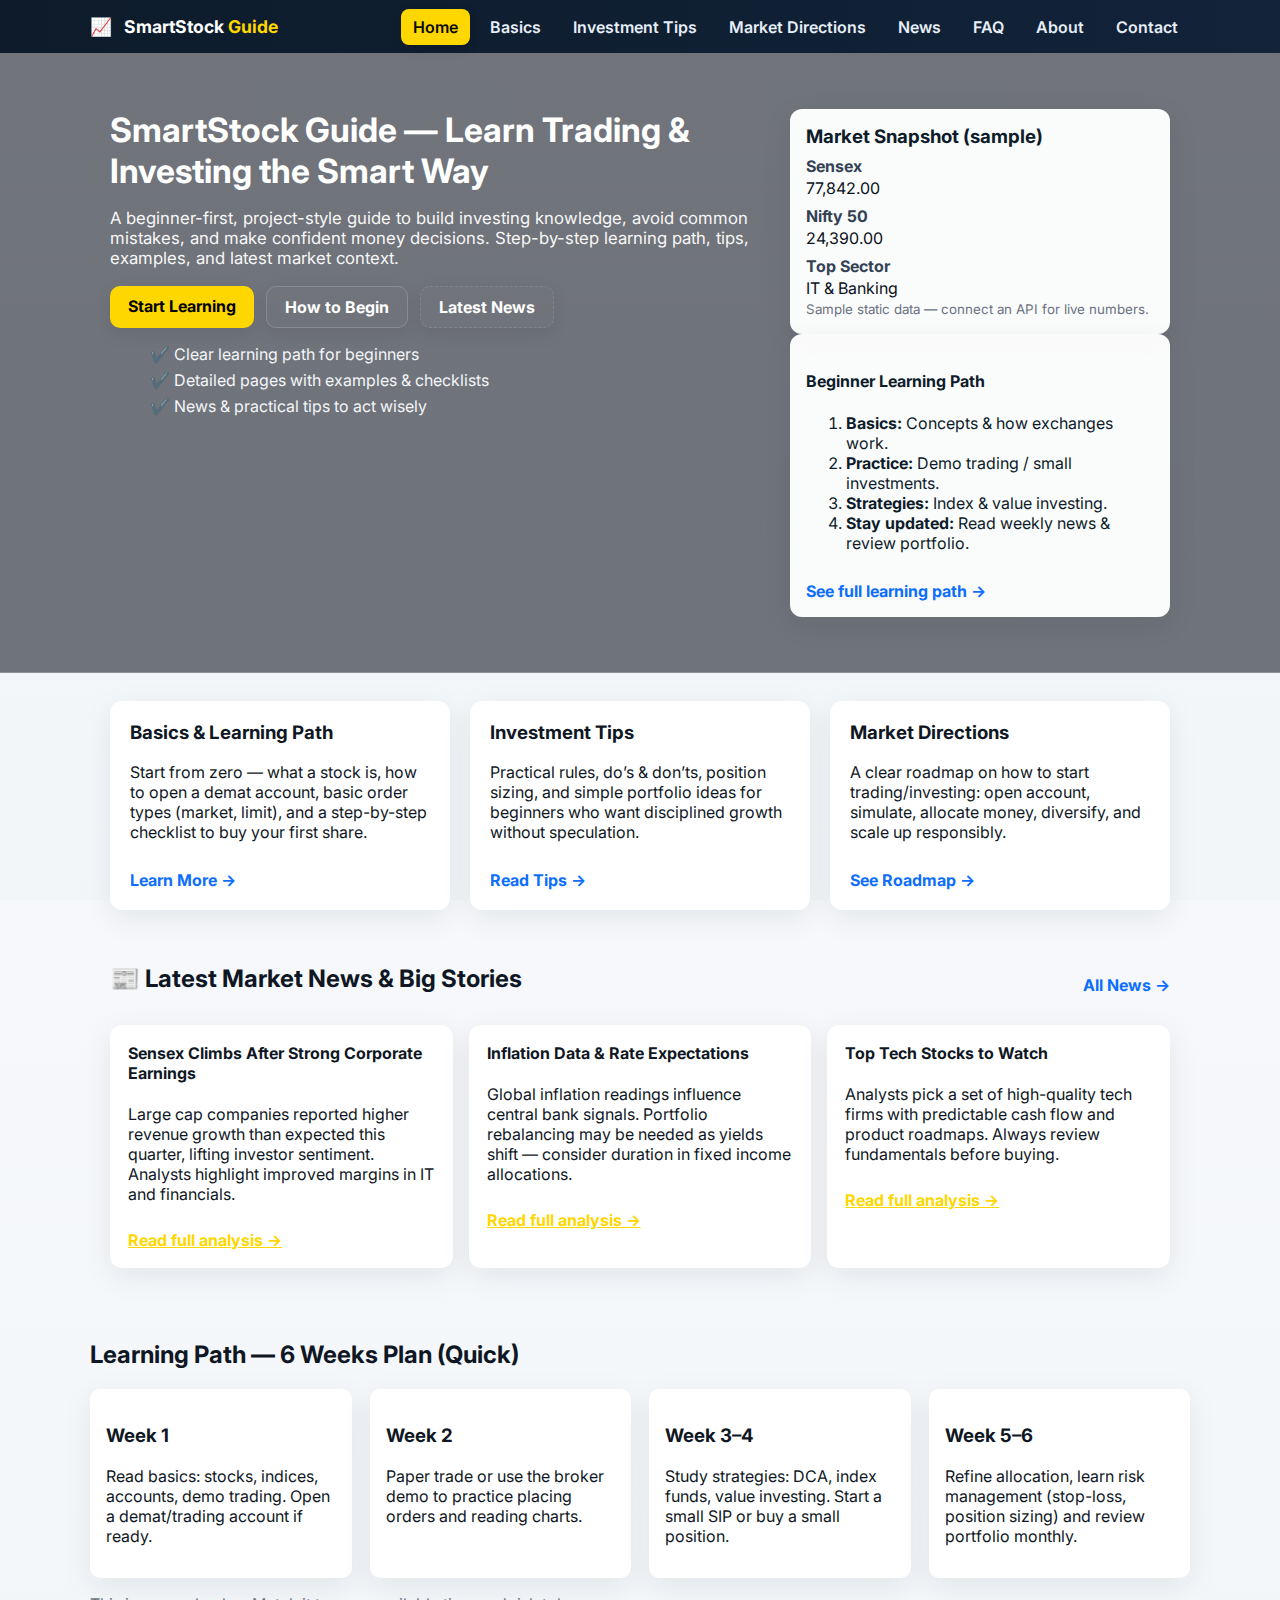
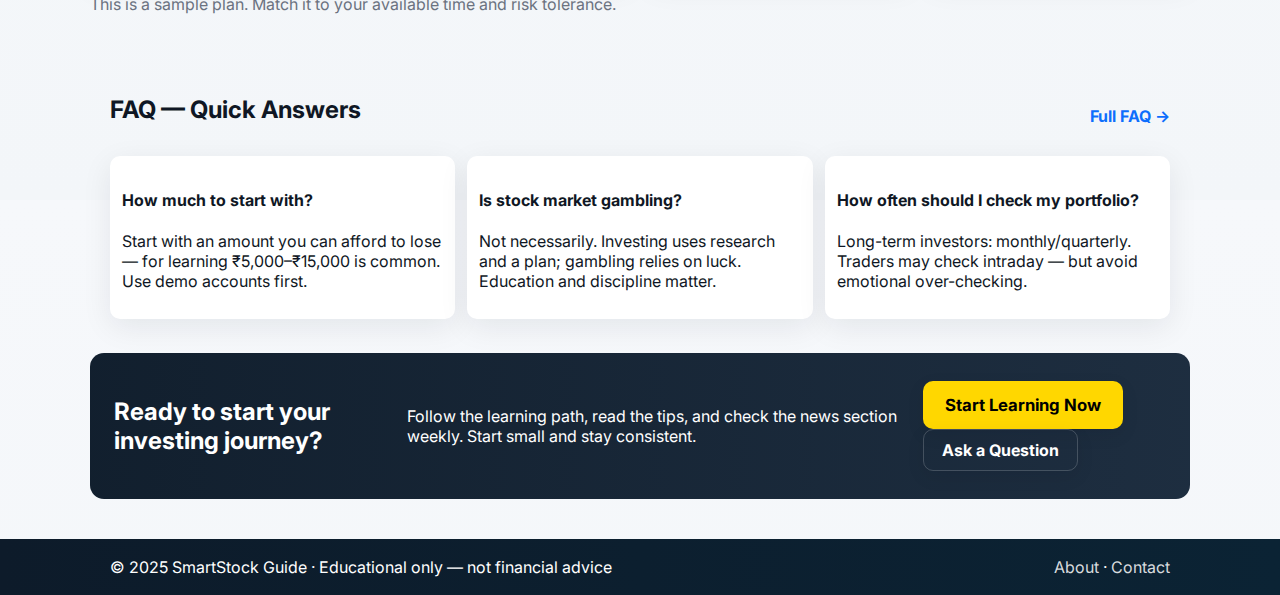
<file: index.html>
<!DOCTYPE html>
<html lang="en">
<head>
  <meta charset="utf-8" />
  <meta name="viewport" content="width=device-width,initial-scale=1" />
  <title>SmartStock Guide — Home</title>
  <link href="https://fonts.googleapis.com/css2?family=Inter:wght@300;400;600;700&display=swap" rel="stylesheet">
  <link rel="stylesheet" href="styles.css" />
</head>
<body>
  <header class="site-header">
    <div class="container header-inner">
      <a class="brand" href="index.html">📈 <span>SmartStock</span> Guide</a>
      <nav>
        <ul class="nav">
          <li><a href="index.html" class="active">Home</a></li>
          <li><a href="basics.html">Basics</a></li>
          <li><a href="tips.html">Investment Tips</a></li>
          <li><a href="directions.html">Market Directions</a></li>
          <li><a href="news.html">News</a></li>
          <li><a href="faq.html">FAQ</a></li>
          <li><a href="about.html">About</a></li>
          <li><a href="contact.html">Contact</a></li>
        </ul>
      </nav>
    </div>
  </header>

  <main>
    <!-- Hero -->
    <section class="hero">
      <div class="container hero-grid">
        <div class="hero-left">
          <h1>SmartStock Guide — Learn Trading & Investing the Smart Way</h1>
          <p class="lead">A beginner-first, project-style guide to build investing knowledge, avoid common mistakes, and make confident money decisions. Step-by-step learning path, tips, examples, and latest market context.</p>

          <div class="hero-ctas">
            <a class="btn primary" href="basics.html">Start Learning</a>
            <a class="btn outline" href="directions.html">How to Begin</a>
            <a class="btn ghost" href="news.html">Latest News</a>
          </div>

          <ul class="quick-features">
            <li>✔️ Clear learning path for beginners</li>
            <li>✔️ Detailed pages with examples & checklists</li>
            <li>✔️ News & practical tips to act wisely</li>
          </ul>
        </div>

        <aside class="hero-right">
          <div class="card stats">
            <h3>Market Snapshot (sample)</h3>
            <div class="stats-grid">
              <div><span class="label">Sensex</span><span class="value">77,842.00</span></div>
              <div><span class="label">Nifty 50</span><span class="value">24,390.00</span></div>
              <div><span class="label">Top Sector</span><span class="value">IT & Banking</span></div>
            </div>
            <small class="muted">Sample static data — connect an API for live numbers.</small>
          </div>

          <div class="card learning">
            <h4>Beginner Learning Path</h4>
            <ol>
              <li><strong>Basics:</strong> Concepts & how exchanges work.</li>
              <li><strong>Practice:</strong> Demo trading / small investments.</li>
              <li><strong>Strategies:</strong> Index & value investing.</li>
              <li><strong>Stay updated:</strong> Read weekly news & review portfolio.</li>
            </ol>
            <a class="link" href="basics.html">See full learning path →</a>
          </div>
        </aside>
      </div>
    </section>

    <!-- Highlights / Quick Links -->
    <section class="container highlights">
      <article class="highlight">
        <h3>Basics & Learning Path</h3>
        <p>Start from zero — what a stock is, how to open a demat account, basic order types (market, limit), and a step-by-step checklist to buy your first share.</p>
        <a class="link" href="basics.html">Learn More →</a>
      </article>

      <article class="highlight">
        <h3>Investment Tips</h3>
        <p>Practical rules, do’s & don’ts, position sizing, and simple portfolio ideas for beginners who want disciplined growth without speculation.</p>
        <a class="link" href="tips.html">Read Tips →</a>
      </article>

      <article class="highlight">
        <h3>Market Directions</h3>
        <p>A clear roadmap on how to start trading/investing: open account, simulate, allocate money, diversify, and scale up responsibly.</p>
        <a class="link" href="directions.html">See Roadmap →</a>
      </article>
    </section>

    <!-- News preview -->
    <section class="container news-preview">
      <div class="section-header">
        <h2>📰 Latest Market News & Big Stories</h2>
        <a class="link" href="news.html">All News →</a>
      </div>

      <div class="news-grid">
        <article class="news-card">
          <h4>Sensex Climbs After Strong Corporate Earnings</h4>
          <p>Large cap companies reported higher revenue growth than expected this quarter, lifting investor sentiment. Analysts highlight improved margins in IT and financials.</p>
          <a class="read-more" href="news.html">Read full analysis →</a>
        </article>

        <article class="news-card">
          <h4>Inflation Data & Rate Expectations</h4>
          <p>Global inflation readings influence central bank signals. Portfolio rebalancing may be needed as yields shift — consider duration in fixed income allocations.</p>
          <a class="read-more" href="news.html">Read full analysis →</a>
        </article>

        <article class="news-card">
          <h4>Top Tech Stocks to Watch</h4>
          <p>Analysts pick a set of high-quality tech firms with predictable cash flow and product roadmaps. Always review fundamentals before buying.</p>
          <a class="read-more" href="news.html">Read full analysis →</a>
        </article>
      </div>
    </section>

    <!-- Learning path quick -->
    <section class="container learning-steps">
      <h2>Learning Path — 6 Weeks Plan (Quick)</h2>
      <div class="steps-grid">
        <div class="step">
          <h3>Week 1</h3>
          <p>Read basics: stocks, indices, accounts, demo trading. Open a demat/trading account if ready.</p>
        </div>
        <div class="step">
          <h3>Week 2</h3>
          <p>Paper trade or use the broker demo to practice placing orders and reading charts.</p>
        </div>
        <div class="step">
          <h3>Week 3–4</h3>
          <p>Study strategies: DCA, index funds, value investing. Start a small SIP or buy a small position.</p>
        </div>
        <div class="step">
          <h3>Week 5–6</h3>
          <p>Refine allocation, learn risk management (stop-loss, position sizing) and review portfolio monthly.</p>
        </div>
      </div>
      <p class="muted">This is a sample plan. Match it to your available time and risk tolerance.</p>
    </section>

    <!-- FAQ preview -->
    <section class="container faq-preview">
      <div class="section-header">
        <h2>FAQ — Quick Answers</h2>
        <a class="link" href="faq.html">Full FAQ →</a>
      </div>
      <div class="faq-grid">
        <div class="faq-item">
          <h4>How much to start with?</h4>
          <p>Start with an amount you can afford to lose — for learning ₹5,000–₹15,000 is common. Use demo accounts first.</p>
        </div>
        <div class="faq-item">
          <h4>Is stock market gambling?</h4>
          <p>Not necessarily. Investing uses research and a plan; gambling relies on luck. Education and discipline matter.</p>
        </div>
        <div class="faq-item">
          <h4>How often should I check my portfolio?</h4>
          <p>Long-term investors: monthly/quarterly. Traders may check intraday — but avoid emotional over-checking.</p>
        </div>
      </div>
    </section>

    <!-- Call to action -->
    <section class="container cta-large">
      <div class="cta-inner">
        <h2>Ready to start your investing journey?</h2>
        <p>Follow the learning path, read the tips, and check the news section weekly. Start small and stay consistent.</p>
        <div class="cta-actions">
          <a class="btn primary large" href="basics.html">Start Learning Now</a>
          <a class="btn outline large" href="contact.html">Ask a Question</a>
        </div>
      </div>
    </section>
  </main>

  <footer>
    <div class="container footer-inner">
      <div>© 2025 SmartStock Guide · Educational only — not financial advice</div>
      <div class="small-links">
        <a href="about.html">About</a> · <a href="contact.html">Contact</a>
      </div>
    </div>
  </footer>
</body>
</html>
</file>
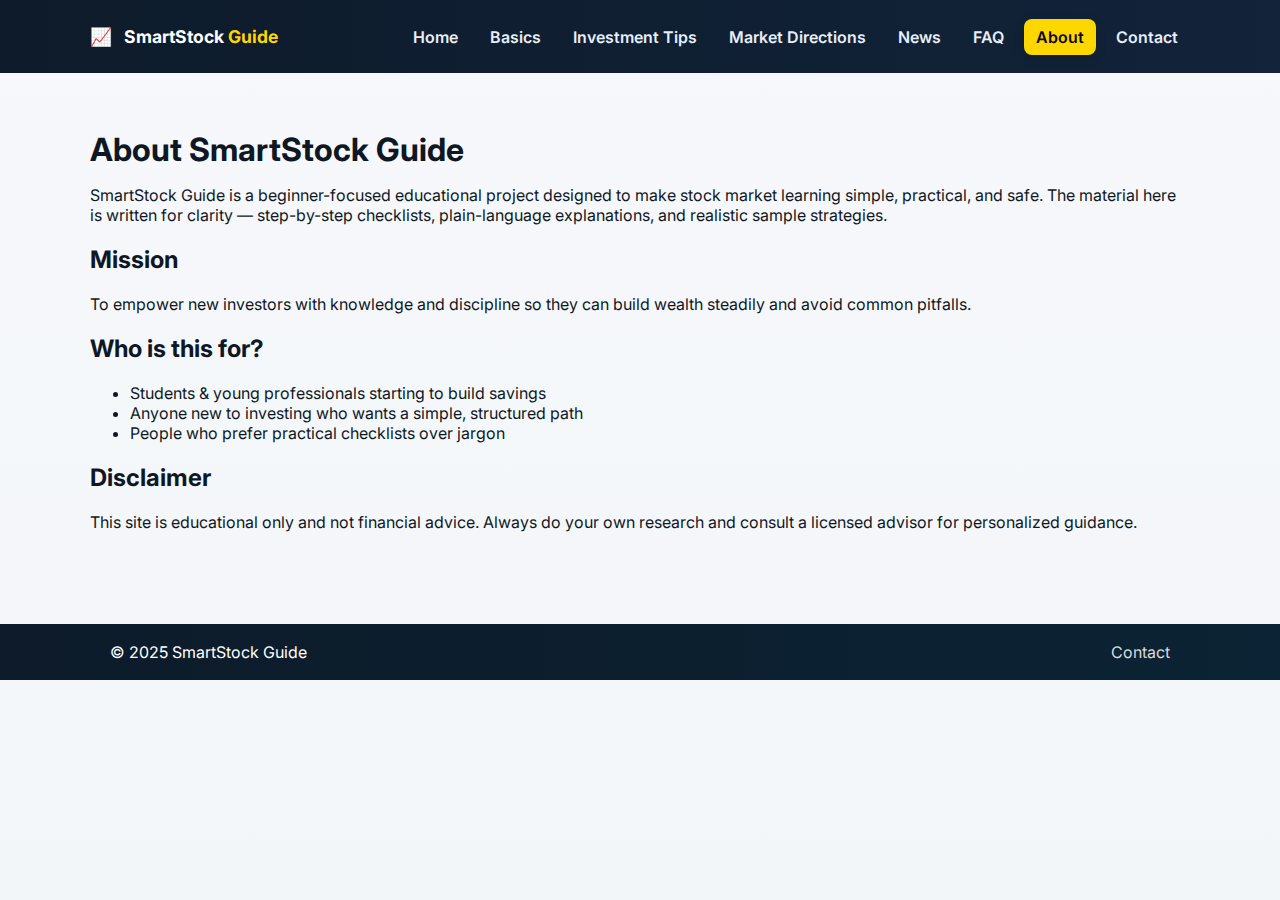
<file: about.html>
<!DOCTYPE html>
<html lang="en">
<head>
  <meta charset="utf-8" />
  <meta name="viewport" content="width=device-width,initial-scale=1" />
  <title>SmartStock Guide — About</title>
  <link href="https://fonts.googleapis.com/css2?family=Inter:wght@300;400;600;700&display=swap" rel="stylesheet">
  <link rel="stylesheet" href="styles.css" />
</head>
<body>
  <header class="site-header small">
    <div class="container header-inner">
      <a class="brand" href="index.html">📈 <span>SmartStock</span> Guide</a>
      <nav>
        <ul class="nav">
          <li><a href="index.html">Home</a></li>
          <li><a href="basics.html">Basics</a></li>
          <li><a href="tips.html">Investment Tips</a></li>
          <li><a href="directions.html">Market Directions</a></li>
          <li><a href="news.html">News</a></li>
          <li><a href="faq.html">FAQ</a></li>
          <li><a href="about.html" class="active">About</a></li>
          <li><a href="contact.html">Contact</a></li>
        </ul>
      </nav>
    </div>
  </header>

  <main class="container content">
    <h1>About SmartStock Guide</h1>
    <p>SmartStock Guide is a beginner-focused educational project designed to make stock market learning simple, practical, and safe. The material here is written for clarity — step-by-step checklists, plain-language explanations, and realistic sample strategies.</p>

    <h2>Mission</h2>
    <p>To empower new investors with knowledge and discipline so they can build wealth steadily and avoid common pitfalls.</p>

    <h2>Who is this for?</h2>
    <ul>
      <li>Students & young professionals starting to build savings</li>
      <li>Anyone new to investing who wants a simple, structured path</li>
      <li>People who prefer practical checklists over jargon</li>
    </ul>

    <h2>Disclaimer</h2>
    <p>This site is educational only and not financial advice. Always do your own research and consult a licensed advisor for personalized guidance.</p>
  </main>

  <footer>
    <div class="container footer-inner">
      <div>© 2025 SmartStock Guide</div>
      <div class="small-links"><a href="contact.html">Contact</a></div>
    </div>
  </footer>
</body>
</html>
</file>
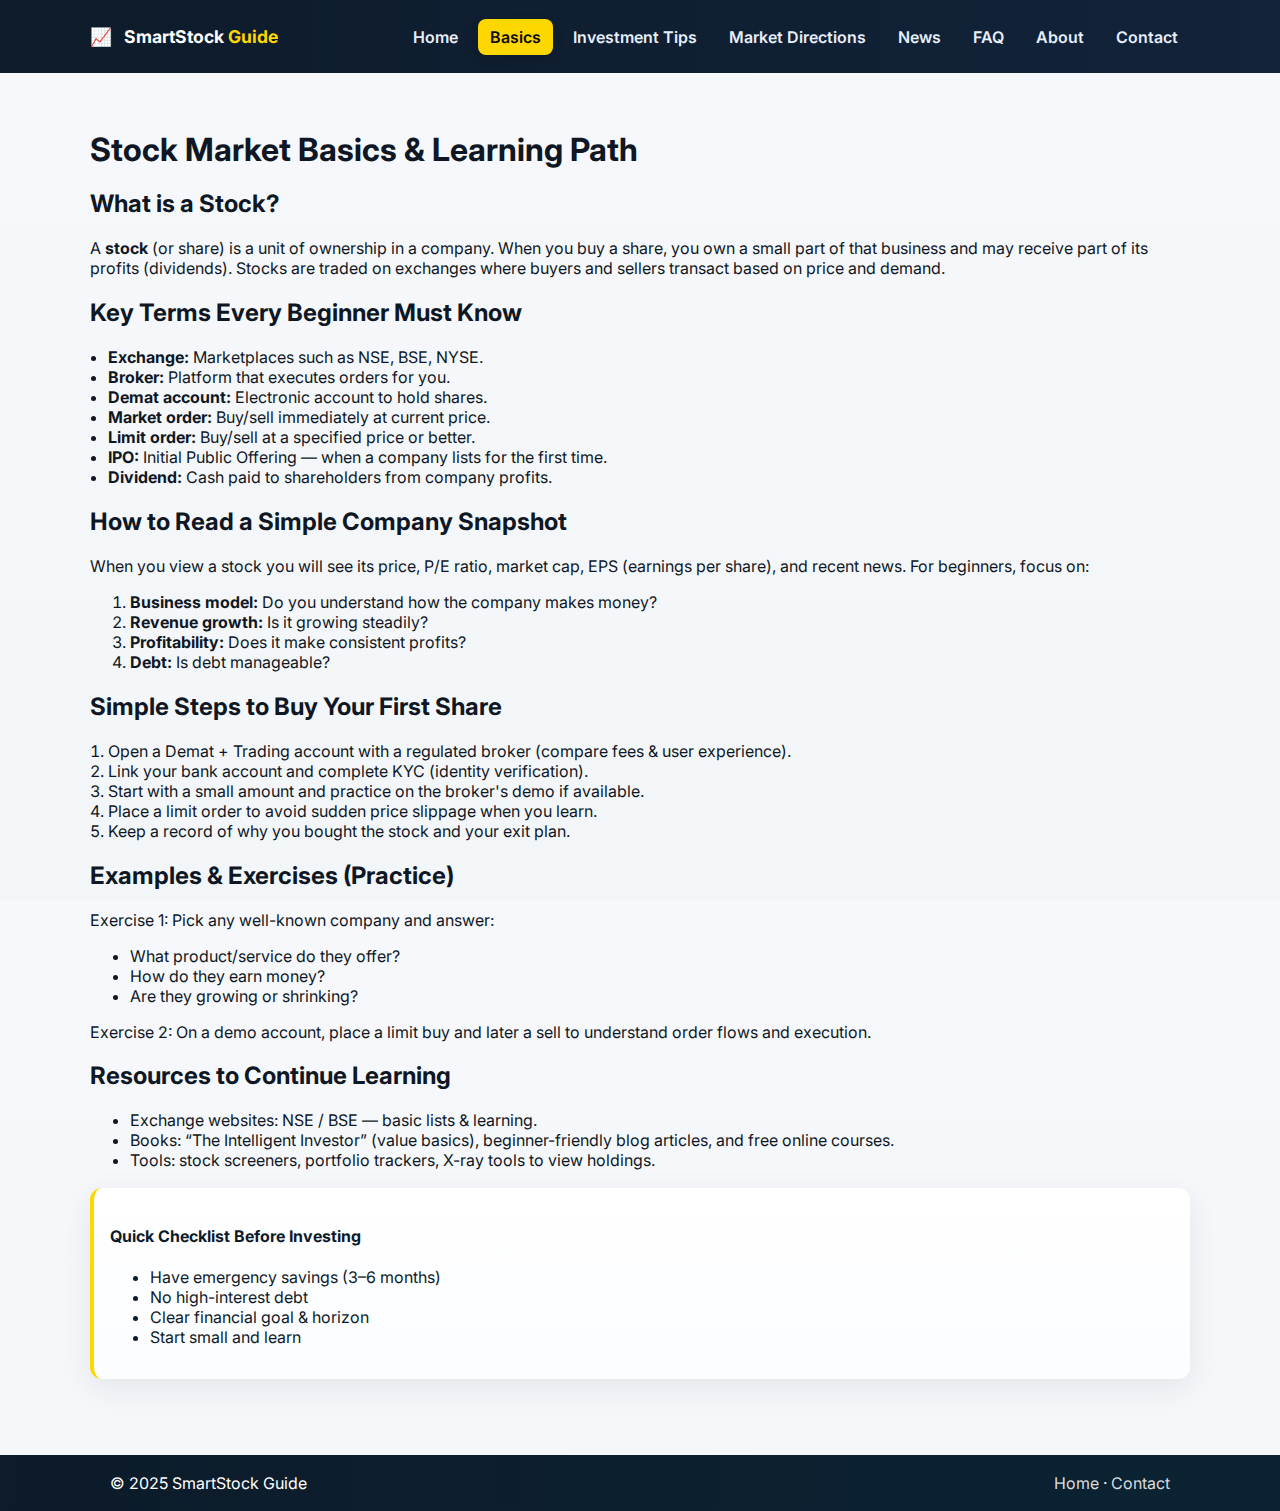
<file: basics.html>
<!DOCTYPE html>
<html lang="en">
<head>
  <meta charset="utf-8" />
  <meta name="viewport" content="width=device-width,initial-scale=1" />
  <title>SmartStock Guide — Basics & Learning Path</title>
  <link href="https://fonts.googleapis.com/css2?family=Inter:wght@300;400;600;700&display=swap" rel="stylesheet">
  <link rel="stylesheet" href="styles.css" />
</head>
<body>
  <header class="site-header small">
    <div class="container header-inner">
      <a class="brand" href="index.html">📈 <span>SmartStock</span> Guide</a>
      <nav>
        <ul class="nav">
          <li><a href="index.html">Home</a></li>
          <li><a href="basics.html" class="active">Basics</a></li>
          <li><a href="tips.html">Investment Tips</a></li>
          <li><a href="directions.html">Market Directions</a></li>
          <li><a href="news.html">News</a></li>
          <li><a href="faq.html">FAQ</a></li>
          <li><a href="about.html">About</a></li>
          <li><a href="contact.html">Contact</a></li>
        </ul>
      </nav>
    </div>
  </header>

  <main class="container content">
    <h1>Stock Market Basics & Learning Path</h1>

    <section>
      <h2>What is a Stock?</h2>
      <p>A <strong>stock</strong> (or share) is a unit of ownership in a company. When you buy a share, you own a small part of that business and may receive part of its profits (dividends). Stocks are traded on exchanges where buyers and sellers transact based on price and demand.</p>
    </section>

    <section>
      <h2>Key Terms Every Beginner Must Know</h2>
      <ul class="big-list">
        <li><strong>Exchange:</strong> Marketplaces such as NSE, BSE, NYSE.</li>
        <li><strong>Broker:</strong> Platform that executes orders for you.</li>
        <li><strong>Demat account:</strong> Electronic account to hold shares.</li>
        <li><strong>Market order:</strong> Buy/sell immediately at current price.</li>
        <li><strong>Limit order:</strong> Buy/sell at a specified price or better.</li>
        <li><strong>IPO:</strong> Initial Public Offering — when a company lists for the first time.</li>
        <li><strong>Dividend:</strong> Cash paid to shareholders from company profits.</li>
      </ul>
    </section>

    <section>
      <h2>How to Read a Simple Company Snapshot</h2>
      <p>When you view a stock you will see its price, P/E ratio, market cap, EPS (earnings per share), and recent news. For beginners, focus on:</p>
      <ol>
        <li><strong>Business model:</strong> Do you understand how the company makes money?</li>
        <li><strong>Revenue growth:</strong> Is it growing steadily?</li>
        <li><strong>Profitability:</strong> Does it make consistent profits?</li>
        <li><strong>Debt:</strong> Is debt manageable?</li>
      </ol>
    </section>

    <section>
      <h2>Simple Steps to Buy Your First Share</h2>
      <ol class="action-list">
        <li>Open a Demat + Trading account with a regulated broker (compare fees & user experience).</li>
        <li>Link your bank account and complete KYC (identity verification).</li>
        <li>Start with a small amount and practice on the broker's demo if available.</li>
        <li>Place a limit order to avoid sudden price slippage when you learn.</li>
        <li>Keep a record of why you bought the stock and your exit plan.</li>
      </ol>
    </section>

    <section>
      <h2>Examples & Exercises (Practice)</h2>
      <p>Exercise 1: Pick any well-known company and answer:</p>
      <ul>
        <li>What product/service do they offer?</li>
        <li>How do they earn money?</li>
        <li>Are they growing or shrinking?</li>
      </ul>
      <p>Exercise 2: On a demo account, place a limit buy and later a sell to understand order flows and execution.</p>
    </section>

    <section>
      <h2>Resources to Continue Learning</h2>
      <ul>
        <li>Exchange websites: NSE / BSE — basic lists & learning.</li>
        <li>Books: “The Intelligent Investor” (value basics), beginner-friendly blog articles, and free online courses.</li>
        <li>Tools: stock screeners, portfolio trackers, X-ray tools to view holdings.</li>
      </ul>
    </section>

    <aside class="note card">
      <h4>Quick Checklist Before Investing</h4>
      <ul>
        <li>Have emergency savings (3–6 months)</li>
        <li>No high-interest debt</li>
        <li>Clear financial goal & horizon</li>
        <li>Start small and learn</li>
      </ul>
    </aside>

  </main>

  <footer>
    <div class="container footer-inner">
      <div>© 2025 SmartStock Guide</div>
      <div class="small-links"><a href="index.html">Home</a> · <a href="contact.html">Contact</a></div>
    </div>
  </footer>
</body>
</html>
</file>
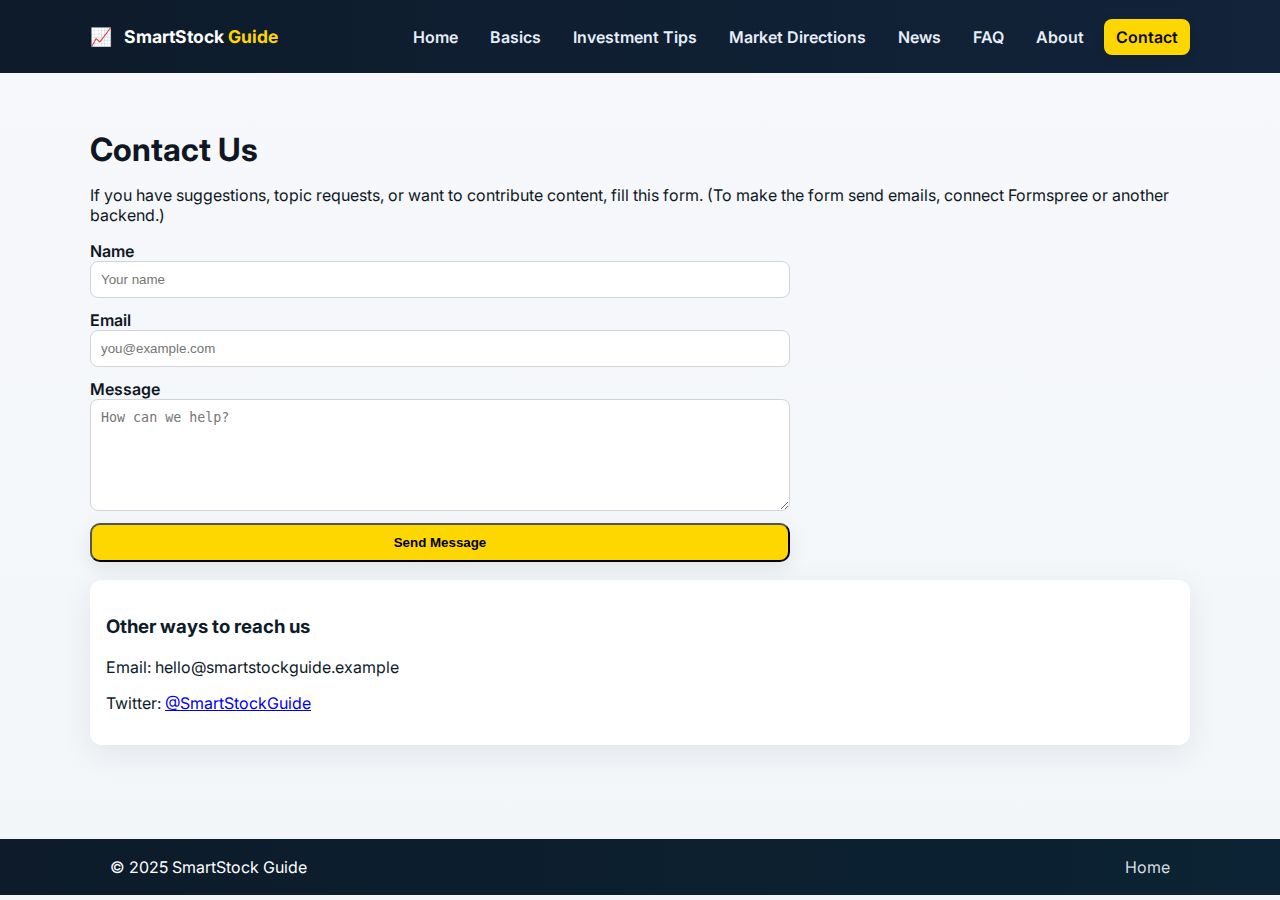
<file: contact.html>
<!DOCTYPE html>
<html lang="en">
<head>
  <meta charset="utf-8" />
  <meta name="viewport" content="width=device-width,initial-scale=1" />
  <title>SmartStock Guide — Contact</title>
  <link href="https://fonts.googleapis.com/css2?family=Inter:wght@300;400;600;700&display=swap" rel="stylesheet">
  <link rel="stylesheet" href="styles.css" />
</head>
<body>
  <header class="site-header small">
    <div class="container header-inner">
      <a class="brand" href="index.html">📈 <span>SmartStock</span> Guide</a>
      <nav>
        <ul class="nav">
          <li><a href="index.html">Home</a></li>
          <li><a href="basics.html">Basics</a></li>
          <li><a href="tips.html">Investment Tips</a></li>
          <li><a href="directions.html">Market Directions</a></li>
          <li><a href="news.html">News</a></li>
          <li><a href="faq.html">FAQ</a></li>
          <li><a href="about.html">About</a></li>
          <li><a href="contact.html" class="active">Contact</a></li>
        </ul>
      </nav>
    </div>
  </header>

  <main class="container content contact-page">
    <h1>Contact Us</h1>
    <p>If you have suggestions, topic requests, or want to contribute content, fill this form. (To make the form send emails, connect Formspree or another backend.)</p>

    <form class="contact-form" action="https://formspree.io/f/your-form-id" method="POST">
      <label>Name
        <input type="text" name="name" placeholder="Your name" required>
      </label>

      <label>Email
        <input type="email" name="email" placeholder="you@example.com" required>
      </label>

      <label>Message
        <textarea name="message" rows="6" placeholder="How can we help?" required></textarea>
      </label>

      <button class="btn primary" type="submit">Send Message</button>
    </form>

    <section class="contact-info card">
      <h3>Other ways to reach us</h3>
      <p>Email: hello@smartstockguide.example</p>
      <p>Twitter: <a href="#">@SmartStockGuide</a></p>
    </section>

  </main>

  <footer>
    <div class="container footer-inner">
      <div>© 2025 SmartStock Guide</div>
      <div class="small-links"><a href="index.html">Home</a></div>
    </div>
  </footer>
</body>
</html>
</file>
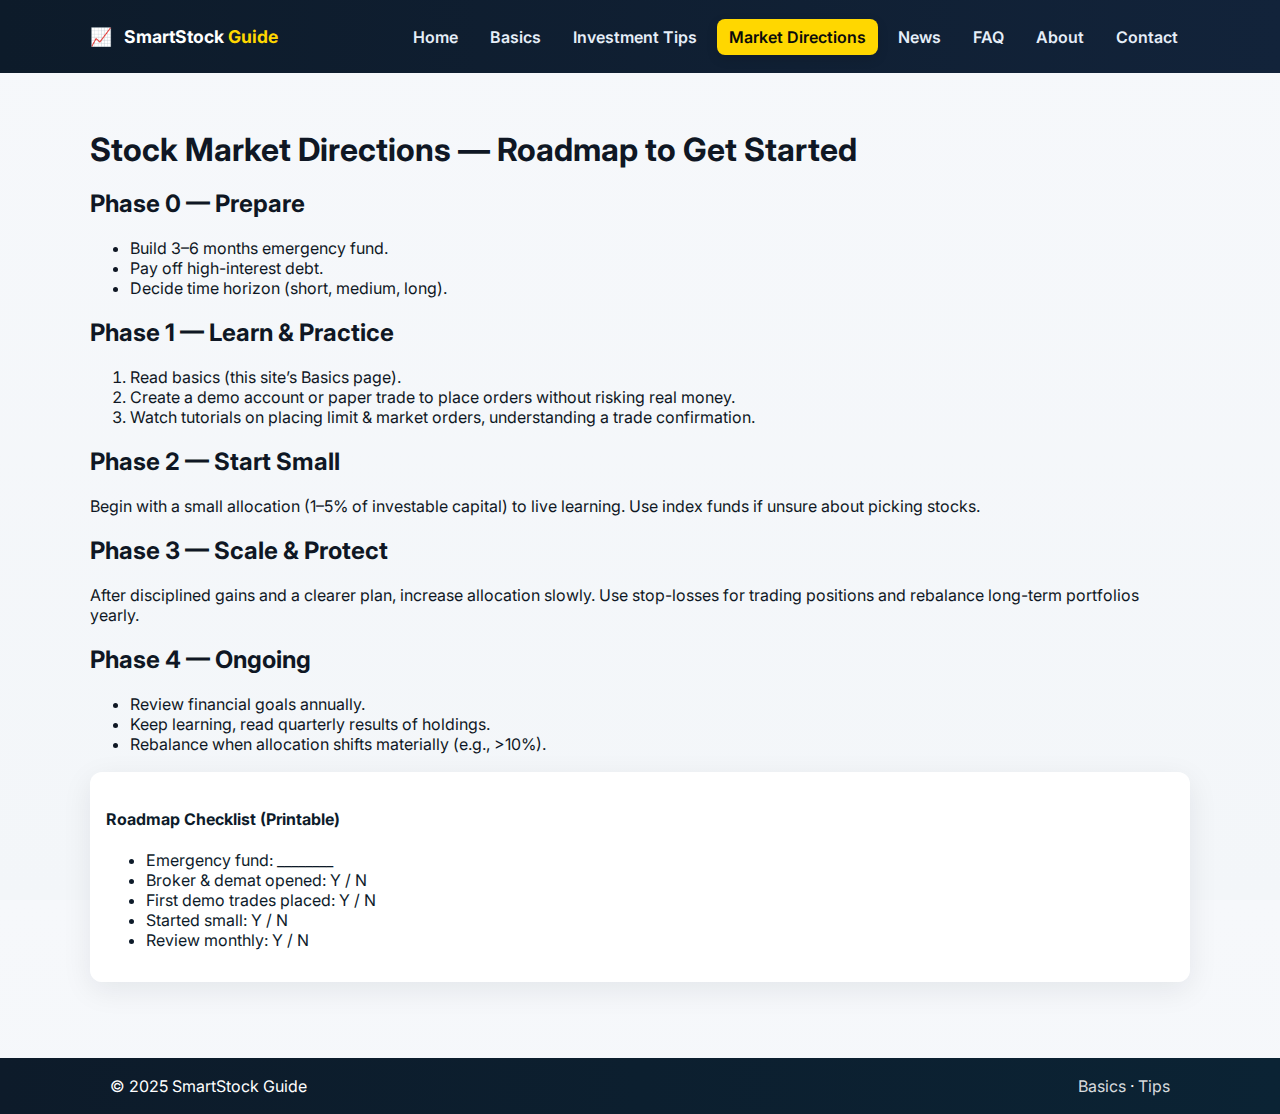
<file: direction.html>
<!DOCTYPE html>
<html lang="en">
<head>
  <meta charset="utf-8" />
  <meta name="viewport" content="width=device-width,initial-scale=1" />
  <title>SmartStock Guide — Market Directions</title>
  <link href="https://fonts.googleapis.com/css2?family=Inter:wght@300;400;600;700&display=swap" rel="stylesheet">
  <link rel="stylesheet" href="styles.css" />
</head>
<body>
  <header class="site-header small">
    <div class="container header-inner">
      <a class="brand" href="index.html">📈 <span>SmartStock</span> Guide</a>
      <nav>
        <ul class="nav">
          <li><a href="index.html">Home</a></li>
          <li><a href="basics.html">Basics</a></li>
          <li><a href="tips.html">Investment Tips</a></li>
          <li><a href="directions.html" class="active">Market Directions</a></li>
          <li><a href="news.html">News</a></li>
          <li><a href="faq.html">FAQ</a></li>
          <li><a href="about.html">About</a></li>
          <li><a href="contact.html">Contact</a></li>
        </ul>
      </nav>
    </div>
  </header>

  <main class="container content">
    <h1>Stock Market Directions — Roadmap to Get Started</h1>

    <section>
      <h2>Phase 0 — Prepare</h2>
      <ul>
        <li>Build 3–6 months emergency fund.</li>
        <li>Pay off high-interest debt.</li>
        <li>Decide time horizon (short, medium, long).</li>
      </ul>
    </section>

    <section>
      <h2>Phase 1 — Learn & Practice</h2>
      <ol>
        <li>Read basics (this site’s Basics page).</li>
        <li>Create a demo account or paper trade to place orders without risking real money.</li>
        <li>Watch tutorials on placing limit & market orders, understanding a trade confirmation.</li>
      </ol>
    </section>

    <section>
      <h2>Phase 2 — Start Small</h2>
      <p>Begin with a small allocation (1–5% of investable capital) to live learning. Use index funds if unsure about picking stocks.</p>
    </section>

    <section>
      <h2>Phase 3 — Scale & Protect</h2>
      <p>After disciplined gains and a clearer plan, increase allocation slowly. Use stop-losses for trading positions and rebalance long-term portfolios yearly.</p>
    </section>

    <section>
      <h2>Phase 4 — Ongoing</h2>
      <ul>
        <li>Review financial goals annually.</li>
        <li>Keep learning, read quarterly results of holdings.</li>
        <li>Rebalance when allocation shifts materially (e.g., >10%).</li>
      </ul>
    </section>

    <aside class="card checklist">
      <h4>Roadmap Checklist (Printable)</h4>
      <ul>
        <li>Emergency fund: ________</li>
        <li>Broker & demat opened: Y / N</li>
        <li>First demo trades placed: Y / N</li>
        <li>Started small: Y / N</li>
        <li>Review monthly: Y / N</li>
      </ul>
    </aside>

  </main>

  <footer>
    <div class="container footer-inner">
      <div>© 2025 SmartStock Guide</div>
      <div class="small-links"><a href="basics.html">Basics</a> · <a href="tips.html">Tips</a></div>
    </div>
  </footer>
</body>
</html>
</file>
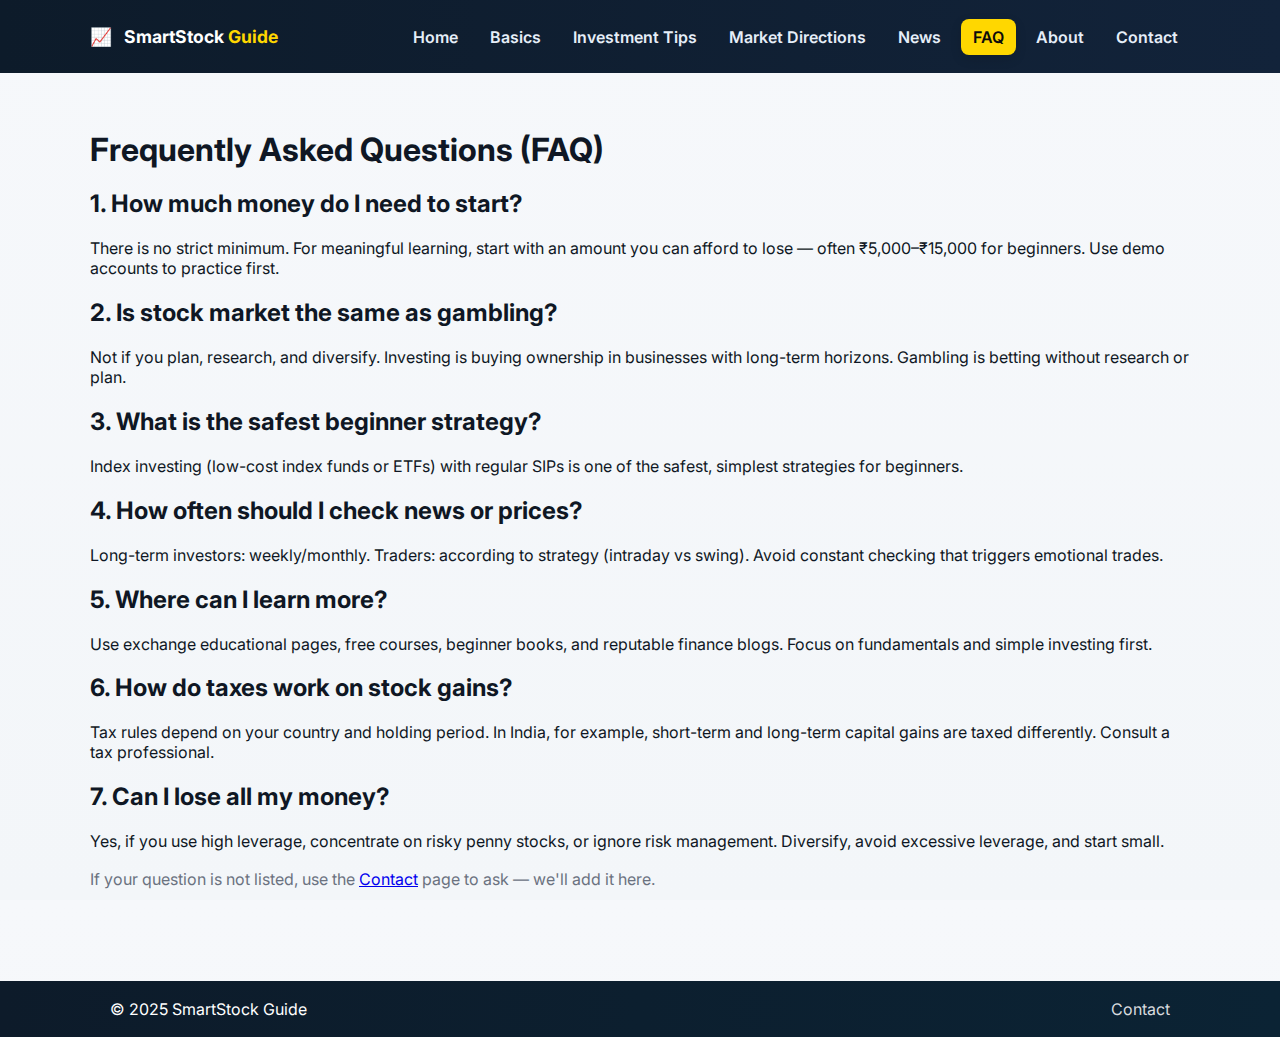
<file: FAQ.html>
<!DOCTYPE html>
<html lang="en">
<head>
  <meta charset="utf-8" />
  <meta name="viewport" content="width=device-width,initial-scale=1" />
  <title>SmartStock Guide — FAQ</title>
  <link href="https://fonts.googleapis.com/css2?family=Inter:wght@300;400;600;700&display=swap" rel="stylesheet">
  <link rel="stylesheet" href="styles.css" />
</head>
<body>
  <header class="site-header small">
    <div class="container header-inner">
      <a class="brand" href="index.html">📈 <span>SmartStock</span> Guide</a>
      <nav>
        <ul class="nav">
          <li><a href="index.html">Home</a></li>
          <li><a href="basics.html">Basics</a></li>
          <li><a href="tips.html">Investment Tips</a></li>
          <li><a href="directions.html">Market Directions</a></li>
          <li><a href="news.html">News</a></li>
          <li><a href="faq.html" class="active">FAQ</a></li>
          <li><a href="about.html">About</a></li>
          <li><a href="contact.html">Contact</a></li>
        </ul>
      </nav>
    </div>
  </header>

  <main class="container content">
    <h1>Frequently Asked Questions (FAQ)</h1>

    <section>
      <h2>1. How much money do I need to start?</h2>
      <p>There is no strict minimum. For meaningful learning, start with an amount you can afford to lose — often ₹5,000–₹15,000 for beginners. Use demo accounts to practice first.</p>
    </section>

    <section>
      <h2>2. Is stock market the same as gambling?</h2>
      <p>Not if you plan, research, and diversify. Investing is buying ownership in businesses with long-term horizons. Gambling is betting without research or plan.</p>
    </section>

    <section>
      <h2>3. What is the safest beginner strategy?</h2>
      <p>Index investing (low-cost index funds or ETFs) with regular SIPs is one of the safest, simplest strategies for beginners.</p>
    </section>

    <section>
      <h2>4. How often should I check news or prices?</h2>
      <p>Long-term investors: weekly/monthly. Traders: according to strategy (intraday vs swing). Avoid constant checking that triggers emotional trades.</p>
    </section>

    <section>
      <h2>5. Where can I learn more?</h2>
      <p>Use exchange educational pages, free courses, beginner books, and reputable finance blogs. Focus on fundamentals and simple investing first.</p>
    </section>

    <section>
      <h2>6. How do taxes work on stock gains?</h2>
      <p>Tax rules depend on your country and holding period. In India, for example, short-term and long-term capital gains are taxed differently. Consult a tax professional.</p>
    </section>

    <section>
      <h2>7. Can I lose all my money?</h2>
      <p>Yes, if you use high leverage, concentrate on risky penny stocks, or ignore risk management. Diversify, avoid excessive leverage, and start small.</p>
    </section>

    <p class="muted">If your question is not listed, use the <a href="contact.html">Contact</a> page to ask — we'll add it here.</p>

  </main>

  <footer>
    <div class="container footer-inner">
      <div>© 2025 SmartStock Guide</div>
      <div class="small-links"><a href="contact.html">Contact</a></div>
    </div>
  </footer>
</body>
</html>
</file>
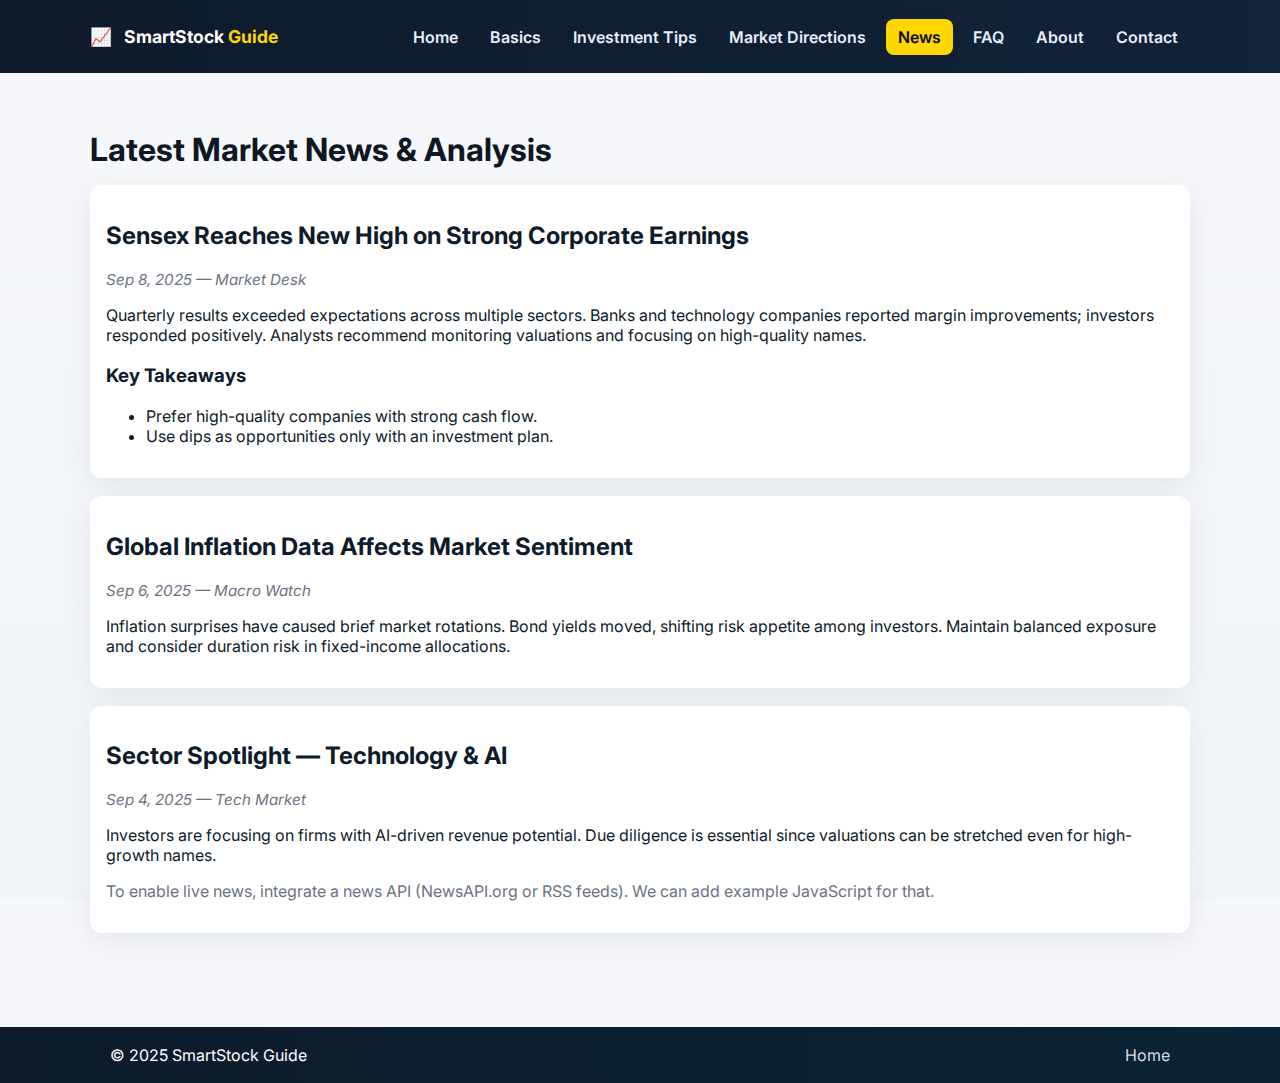
<file: news.html>
<!DOCTYPE html>
<html lang="en">
<head>
  <meta charset="utf-8" />
  <meta name="viewport" content="width=device-width,initial-scale=1" />
  <title>SmartStock Guide — News</title>
  <link href="https://fonts.googleapis.com/css2?family=Inter:wght@300;400;600;700&display=swap" rel="stylesheet">
  <link rel="stylesheet" href="styles.css" />
</head>
<body>
  <header class="site-header small">
    <div class="container header-inner">
      <a class="brand" href="index.html">📈 <span>SmartStock</span> Guide</a>
      <nav>
        <ul class="nav">
          <li><a href="index.html">Home</a></li>
          <li><a href="basics.html">Basics</a></li>
          <li><a href="tips.html">Investment Tips</a></li>
          <li><a href="directions.html">Market Directions</a></li>
          <li><a href="news.html" class="active">News</a></li>
          <li><a href="faq.html">FAQ</a></li>
          <li><a href="about.html">About</a></li>
          <li><a href="contact.html">Contact</a></li>
        </ul>
      </nav>
    </div>
  </header>

  <main class="container content">
    <h1>Latest Market News & Analysis</h1>

    <article class="news-article card">
      <h2>Sensex Reaches New High on Strong Corporate Earnings</h2>
      <p class="meta"><em>Sep 8, 2025 — Market Desk</em></p>
      <p>Quarterly results exceeded expectations across multiple sectors. Banks and technology companies reported margin improvements; investors responded positively. Analysts recommend monitoring valuations and focusing on high-quality names.</p>
      <h3>Key Takeaways</h3>
      <ul>
        <li>Prefer high-quality companies with strong cash flow.</li>
        <li>Use dips as opportunities only with an investment plan.</li>
      </ul>
    </article>

    <article class="news-article card">
      <h2>Global Inflation Data Affects Market Sentiment</h2>
      <p class="meta"><em>Sep 6, 2025 — Macro Watch</em></p>
      <p>Inflation surprises have caused brief market rotations. Bond yields moved, shifting risk appetite among investors. Maintain balanced exposure and consider duration risk in fixed-income allocations.</p>
    </article>

    <article class="news-article card">
      <h2>Sector Spotlight — Technology & AI</h2>
      <p class="meta"><em>Sep 4, 2025 — Tech Market</em></p>
      <p>Investors are focusing on firms with AI-driven revenue potential. Due diligence is essential since valuations can be stretched even for high-growth names.</p>
      <p class="muted">To enable live news, integrate a news API (NewsAPI.org or RSS feeds). We can add example JavaScript for that.</p>
    </article>

  </main>

  <footer>
    <div class="container footer-inner">
      <div>© 2025 SmartStock Guide</div>
      <div class="small-links"><a href="index.html">Home</a></div>
    </div>
  </footer>
</body>
</html>
</file>
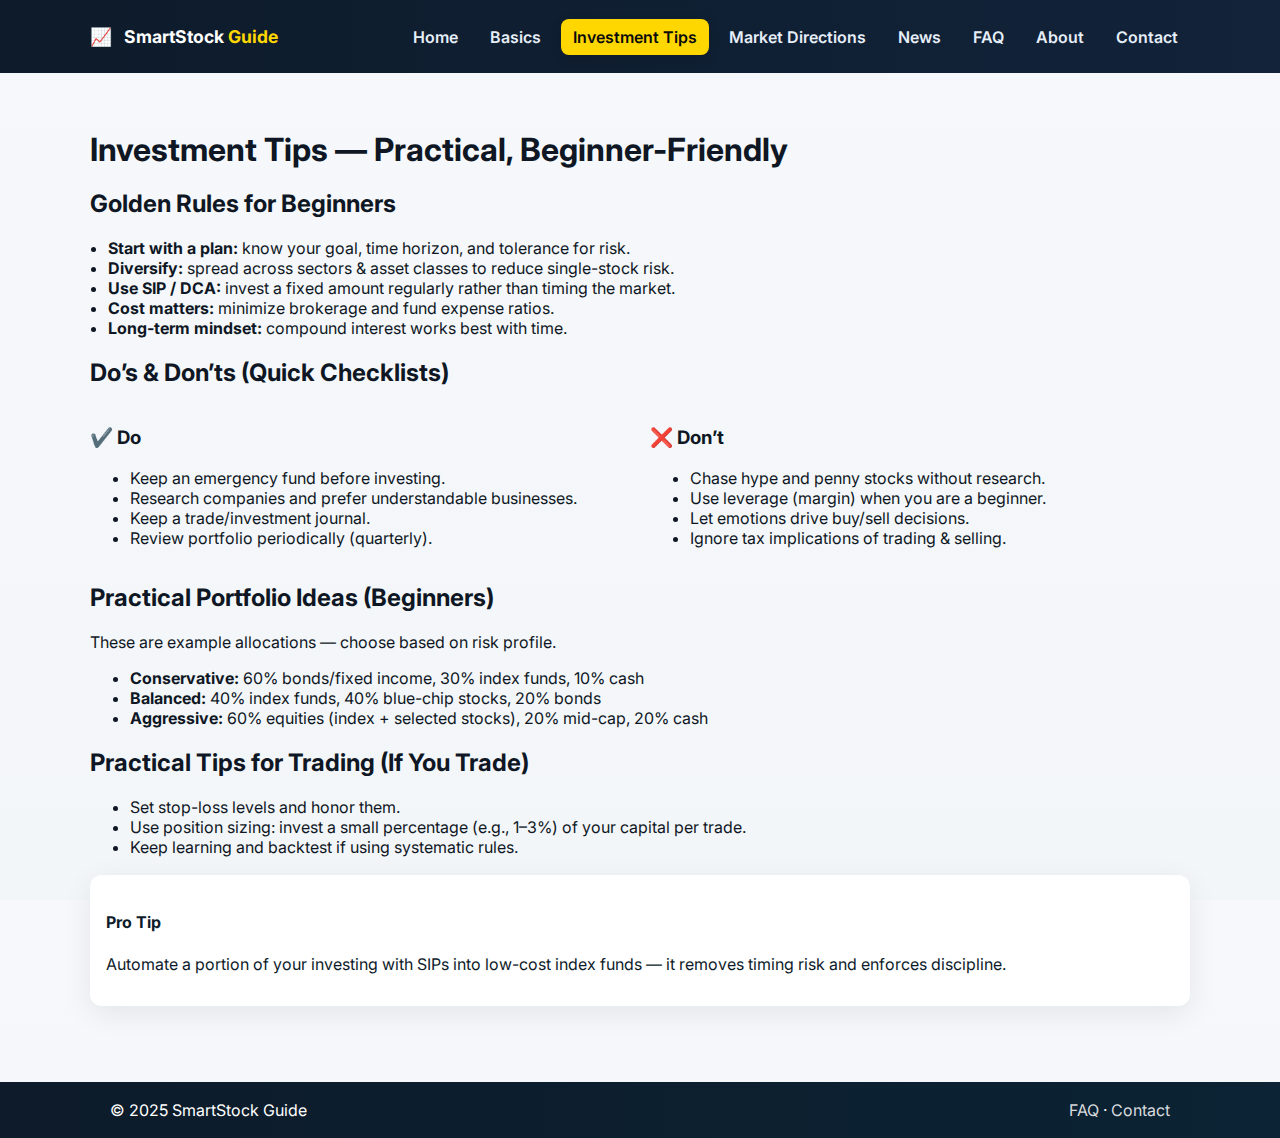
<file: tips.html>
<!DOCTYPE html>
<html lang="en">
<head>
  <meta charset="utf-8" />
  <meta name="viewport" content="width=device-width,initial-scale=1" />
  <title>SmartStock Guide — Investment Tips</title>
  <link href="https://fonts.googleapis.com/css2?family=Inter:wght@300;400;600;700&display=swap" rel="stylesheet">
  <link rel="stylesheet" href="styles.css" />
</head>
<body>
  <header class="site-header small">
    <div class="container header-inner">
      <a class="brand" href="index.html">📈 <span>SmartStock</span> Guide</a>
      <nav>
        <ul class="nav">
          <li><a href="index.html">Home</a></li>
          <li><a href="basics.html">Basics</a></li>
          <li><a href="tips.html" class="active">Investment Tips</a></li>
          <li><a href="directions.html">Market Directions</a></li>
          <li><a href="news.html">News</a></li>
          <li><a href="faq.html">FAQ</a></li>
          <li><a href="about.html">About</a></li>
          <li><a href="contact.html">Contact</a></li>
        </ul>
      </nav>
    </div>
  </header>

  <main class="container content">
    <h1>Investment Tips — Practical, Beginner-Friendly</h1>

    <section>
      <h2>Golden Rules for Beginners</h2>
      <ul class="big-list">
        <li><strong>Start with a plan:</strong> know your goal, time horizon, and tolerance for risk.</li>
        <li><strong>Diversify:</strong> spread across sectors & asset classes to reduce single-stock risk.</li>
        <li><strong>Use SIP / DCA:</strong> invest a fixed amount regularly rather than timing the market.</li>
        <li><strong>Cost matters:</strong> minimize brokerage and fund expense ratios.</li>
        <li><strong>Long-term mindset:</strong> compound interest works best with time.</li>
      </ul>
    </section>

    <section>
      <h2>Do’s & Don’ts (Quick Checklists)</h2>
      <div class="two-col">
        <div>
          <h3>✔️ Do</h3>
          <ul>
            <li>Keep an emergency fund before investing.</li>
            <li>Research companies and prefer understandable businesses.</li>
            <li>Keep a trade/investment journal.</li>
            <li>Review portfolio periodically (quarterly).</li>
          </ul>
        </div>
        <div>
          <h3>❌ Don’t</h3>
          <ul>
            <li>Chase hype and penny stocks without research.</li>
            <li>Use leverage (margin) when you are a beginner.</li>
            <li>Let emotions drive buy/sell decisions.</li>
            <li>Ignore tax implications of trading & selling.</li>
          </ul>
        </div>
      </div>
    </section>

    <section>
      <h2>Practical Portfolio Ideas (Beginners)</h2>
      <p>These are example allocations — choose based on risk profile.</p>
      <ul>
        <li><strong>Conservative:</strong> 60% bonds/fixed income, 30% index funds, 10% cash</li>
        <li><strong>Balanced:</strong> 40% index funds, 40% blue-chip stocks, 20% bonds</li>
        <li><strong>Aggressive:</strong> 60% equities (index + selected stocks), 20% mid-cap, 20% cash</li>
      </ul>
    </section>

    <section>
      <h2>Practical Tips for Trading (If You Trade)</h2>
      <ul>
        <li>Set stop-loss levels and honor them.</li>
        <li>Use position sizing: invest a small percentage (e.g., 1–3%) of your capital per trade.</li>
        <li>Keep learning and backtest if using systematic rules.</li>
      </ul>
    </section>

    <aside class="card pro-tip">
      <h4>Pro Tip</h4>
      <p>Automate a portion of your investing with SIPs into low-cost index funds — it removes timing risk and enforces discipline.</p>
    </aside>

  </main>

  <footer>
    <div class="container footer-inner">
      <div>© 2025 SmartStock Guide</div>
      <div class="small-links"><a href="faq.html">FAQ</a> · <a href="contact.html">Contact</a></div>
    </div>
  </footer>
</body>
</html>
</file>
<file: styles.css>
/* SmartStock Guide — styles.css
   Modern dark+gold theme, responsive layout
   Copy this file and place it alongside HTML files
*/

:root{
  --bg: #f5f7fb;
  --card: #ffffff;
  --accent: #ffd700;
  --accent-dark: #f1c400;
  --dark: #0d1b2a;
  --muted: #6b7280;
  --container: 1100px;
  --radius: 12px;
  --shadow: 0 8px 30px rgba(15,23,42,0.08);
}

*{box-sizing:border-box}
html,body{height:100%}
body{
  font-family: "Inter", "Segoe UI", Arial, sans-serif;
  background: linear-gradient(180deg,#f6f8fb 0%, #f3f6f9 100%);
  color: #0f1724;
  margin:0;
  -webkit-font-smoothing:antialiased;
  -moz-osx-font-smoothing:grayscale;
}

.container{max-width:var(--container); margin:0 auto; padding:0 20px}

/* Header */
.site-header{background:linear-gradient(90deg,var(--dark), #12233a); color:#fff; position:sticky; top:0; z-index:50}
.site-header.small{padding:10px 0}
.header-inner{display:flex;align-items:center;justify-content:space-between;padding:16px 0}
.brand{font-weight:700; text-decoration:none; color:var(--accent); font-size:1.1rem}
.brand span{color:#fff; margin-left:8px}
.nav{list-style:none; display:flex; gap:8px; margin:0; padding:0; align-items:center}
.nav li a{color:#e6eef8; text-decoration:none; padding:8px 12px; border-radius:8px; font-weight:600; transition:all .18s}
.nav li a:hover{background:rgba(255,215,0,0.12); color:var(--accent)}
.nav li a.active{background:var(--accent); color:#0b0b0b; box-shadow:0 4px 12px rgba(0,0,0,0.12)}

/* Hero */
.hero{padding:56px 0; background-image:linear-gradient(rgba(3,7,18,0.55), rgba(3,7,18,0.55)), url('https://images.unsplash.com/photo-1542314831-068cd1dbfeeb?auto=format&fit=crop&w=1400&q=60'); background-size:cover; background-position:center; color:#fff}
.hero-grid{display:grid; grid-template-columns:1fr 380px; gap:30px; align-items:start}
.hero-left h1{font-size:2.1rem; margin:0 0 12px}
.lead{font-size:1.05rem; margin-bottom:18px; opacity:0.95; max-width:720px}
.hero-ctas{display:flex; gap:12px; flex-wrap:wrap; margin-bottom:16px}
.btn{display:inline-block; text-decoration:none; padding:10px 18px; border-radius:10px; font-weight:700; cursor:pointer; transition:all .18s; box-shadow:0 6px 18px rgba(2,6,23,0.08)}
.btn.primary{background:var(--accent); color:#000}
.btn.primary.large{padding:14px 22px; font-size:1.05rem}
.btn.outline{background:transparent; border:1px solid rgba(255,255,255,0.18); color:#fff}
.btn.ghost{background:transparent; color:#fff; border:1px dashed rgba(255,255,255,0.12)}
.btn:hover{transform:translateY(-3px); box-shadow:0 14px 30px rgba(2,6,23,0.12)}
.quick-features{list-style:none; margin-top:8px; color:#f3f6f9}
.quick-features li{margin:6px 0}

/* Hero right cards */
.card{background:rgba(255,255,255,0.97); color:var(--dark); border-radius:12px; padding:16px; box-shadow:var(--shadow)}
.card.stats h3{margin:0 0 8px}
.stats-grid{display:grid; gap:8px}
.stats-grid .label{display:block; font-weight:700; color:#334155}
.stats-grid .value{display:block; color:#0b1220; margin-top:2px}

/* Highlights */
.highlights{display:grid; grid-template-columns:repeat(3,1fr); gap:20px; margin-top:28px}
.highlight{background:var(--card); padding:20px; border-radius:12px; box-shadow:var(--shadow)}
.highlight h3{margin-top:0}
.link{display:inline-block; margin-top:12px; color:#0d6efd; font-weight:700; text-decoration:none}

/* News preview */
.news-preview{margin-top:34px}
.section-header{display:flex; justify-content:space-between; align-items:center; margin-bottom:12px}
.news-grid{display:grid; grid-template-columns:repeat(3,1fr); gap:16px}
.news-card{background:var(--card); padding:18px; border-radius:12px; box-shadow:var(--shadow)}
.news-card h4{margin-top:0}
.read-more{display:inline-block; margin-top:10px; color:var(--accent); font-weight:700}

/* Learning steps */
.learning-steps{margin-top:34px; padding:18px 0}
.steps-grid{display:grid; grid-template-columns:repeat(4,1fr); gap:18px}
.step{background:var(--card); padding:16px; border-radius:10px; box-shadow:var(--shadow)}
.muted{color:var(--muted)}

/* FAQ preview */
.faq-preview{margin-top:28px}
.faq-grid{display:grid; grid-template-columns:repeat(3,1fr); gap:12px}
.faq-item{background:var(--card); padding:12px; border-radius:10px; box-shadow:var(--shadow)}

/* CTA large */
.cta-large{margin-top:34px; background:linear-gradient(90deg, rgba(13,27,42,0.98), rgba(18,35,54,0.95)); color:#fff; padding:24px; border-radius:14px}
.cta-inner{display:flex; align-items:center; justify-content:space-between; gap:20px}
.cta-actions .btn{margin-right:12px}

/* Content pages */
.content{padding:36px 0}
.content h1{margin-bottom:16px}
.content section{margin:18px 0}
.big-list{list-style:disc; padding-left:18px}
.action-list{list-style:decimal; padding-left:18px}

/* two-col */
.two-col{display:grid; grid-template-columns:1fr 1fr; gap:20px}

/* cards, aside note */
.note{background:linear-gradient(180deg,#fff,#fbfdff); border-left:4px solid var(--accent); padding:16px}

/* contact form */
.contact-form{max-width:700px; display:flex; flex-direction:column; gap:12px}
.contact-form label{display:flex; flex-direction:column; font-weight:600}
.contact-form input, .contact-form textarea{padding:10px; border-radius:8px; border:1px solid #d1d5db}

/* news article */
.news-article{margin-bottom:18px}
.news-article .meta{color:var(--muted); font-size:0.95rem}

/* footer */
footer{padding:18px 0; background:linear-gradient(90deg,var(--dark), #0b2334); color:#fff; margin-top:40px}
.footer-inner{display:flex; justify-content:space-between; align-items:center; gap:10px}
.small-links a{color:rgba(255,255,255,0.85); text-decoration:none}

/* responsiveness */
@media (max-width:1100px){
  .hero-grid{grid-template-columns:1fr}
  .steps-grid{grid-template-columns:1fr 1fr}
  .highlights{grid-template-columns:1fr}
  .news-grid{grid-template-columns:1fr 1fr}
  .faq-grid{grid-template-columns:1fr 1fr}
  .cta-inner{flex-direction:column; text-align:center}
}

@media (max-width:700px){
  .nav{display:none} /* mobile: keep header compact; you can later add burger menu */
  .header-inner{justify-content:flex-start; gap:12px}
  .steps-grid{grid-template-columns:1fr}
  .news-grid{grid-template-columns:1fr}
  .faq-grid{grid-template-columns:1fr}
  .two-col{grid-template-columns:1fr}
  .hero{padding:36px 0}
  .lead{font-size:1rem}
}
</file>
